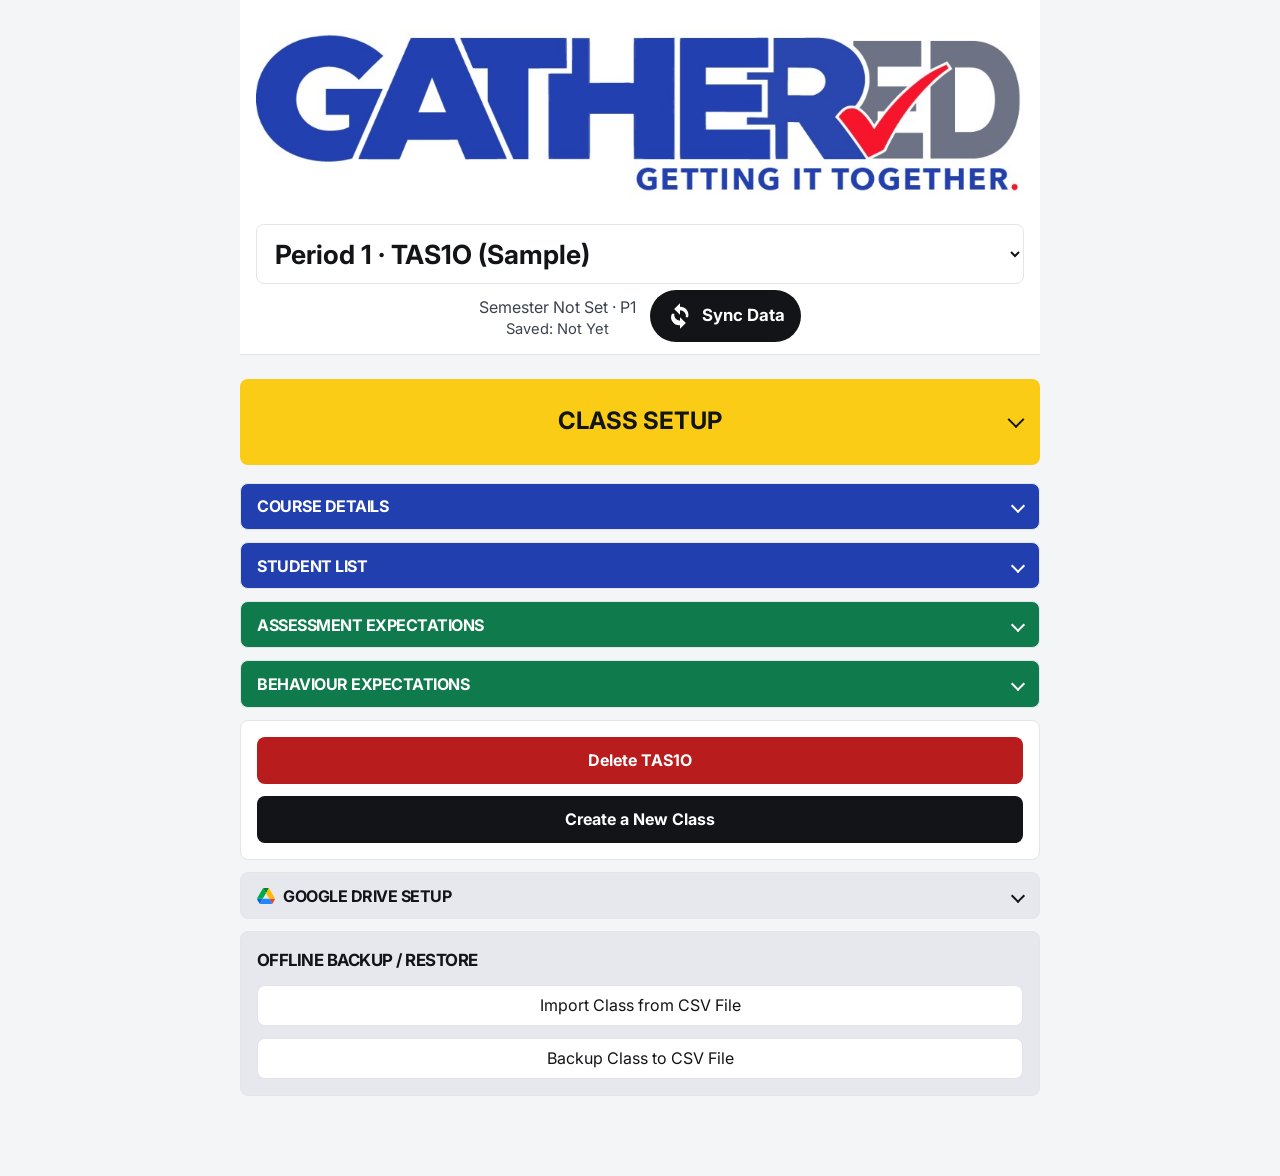
<file: index.html>
<!DOCTYPE html>
<html lang="en-CA">
  <head>
    <meta charset="utf-8" />
    <meta name="viewport" content="width=device-width, initial-scale=1" />
    <title>Class Record</title>
    <meta name="description" content="A quick record of classroom conversations and observations for the participation mark." />
    <link rel="icon" href="data:image/svg+xml,%3Csvg xmlns='http://www.w3.org/2000/svg' viewBox='0 0 32 32'%3E%3Crect width='32' height='32' rx='4' fill='%23121417'/%3E%3Cpath d='M8 9h16v2H8zm0 6h16v2H8zm0 6h10v2H8z' fill='%23ffffff'/%3E%3C/svg%3E" />
    <link rel="preconnect" href="https://fonts.googleapis.com" />
    <link rel="preconnect" href="https://fonts.gstatic.com" crossorigin />
    <link href="https://fonts.googleapis.com/css2?family=Inter:wght@400;500;600;700&display=swap" rel="stylesheet" />
    <link rel="stylesheet" href="css/styles.css?v=173" />
  </head>
  <body>
    <a class="skip" href="#main">Skip to content</a>
    <div id="app"></div>
    <div id="toast" role="status" aria-live="polite"></div>
    <dialog id="modal"></dialog>
    <div id="report-root" class="report-root"></div>
    <input id="import-file" type="file" accept="text/csv,.csv,application/json,.json" hidden />
    <script type="module" src="js/app.js?v=320"></script>
  </body>
</html>
</file>
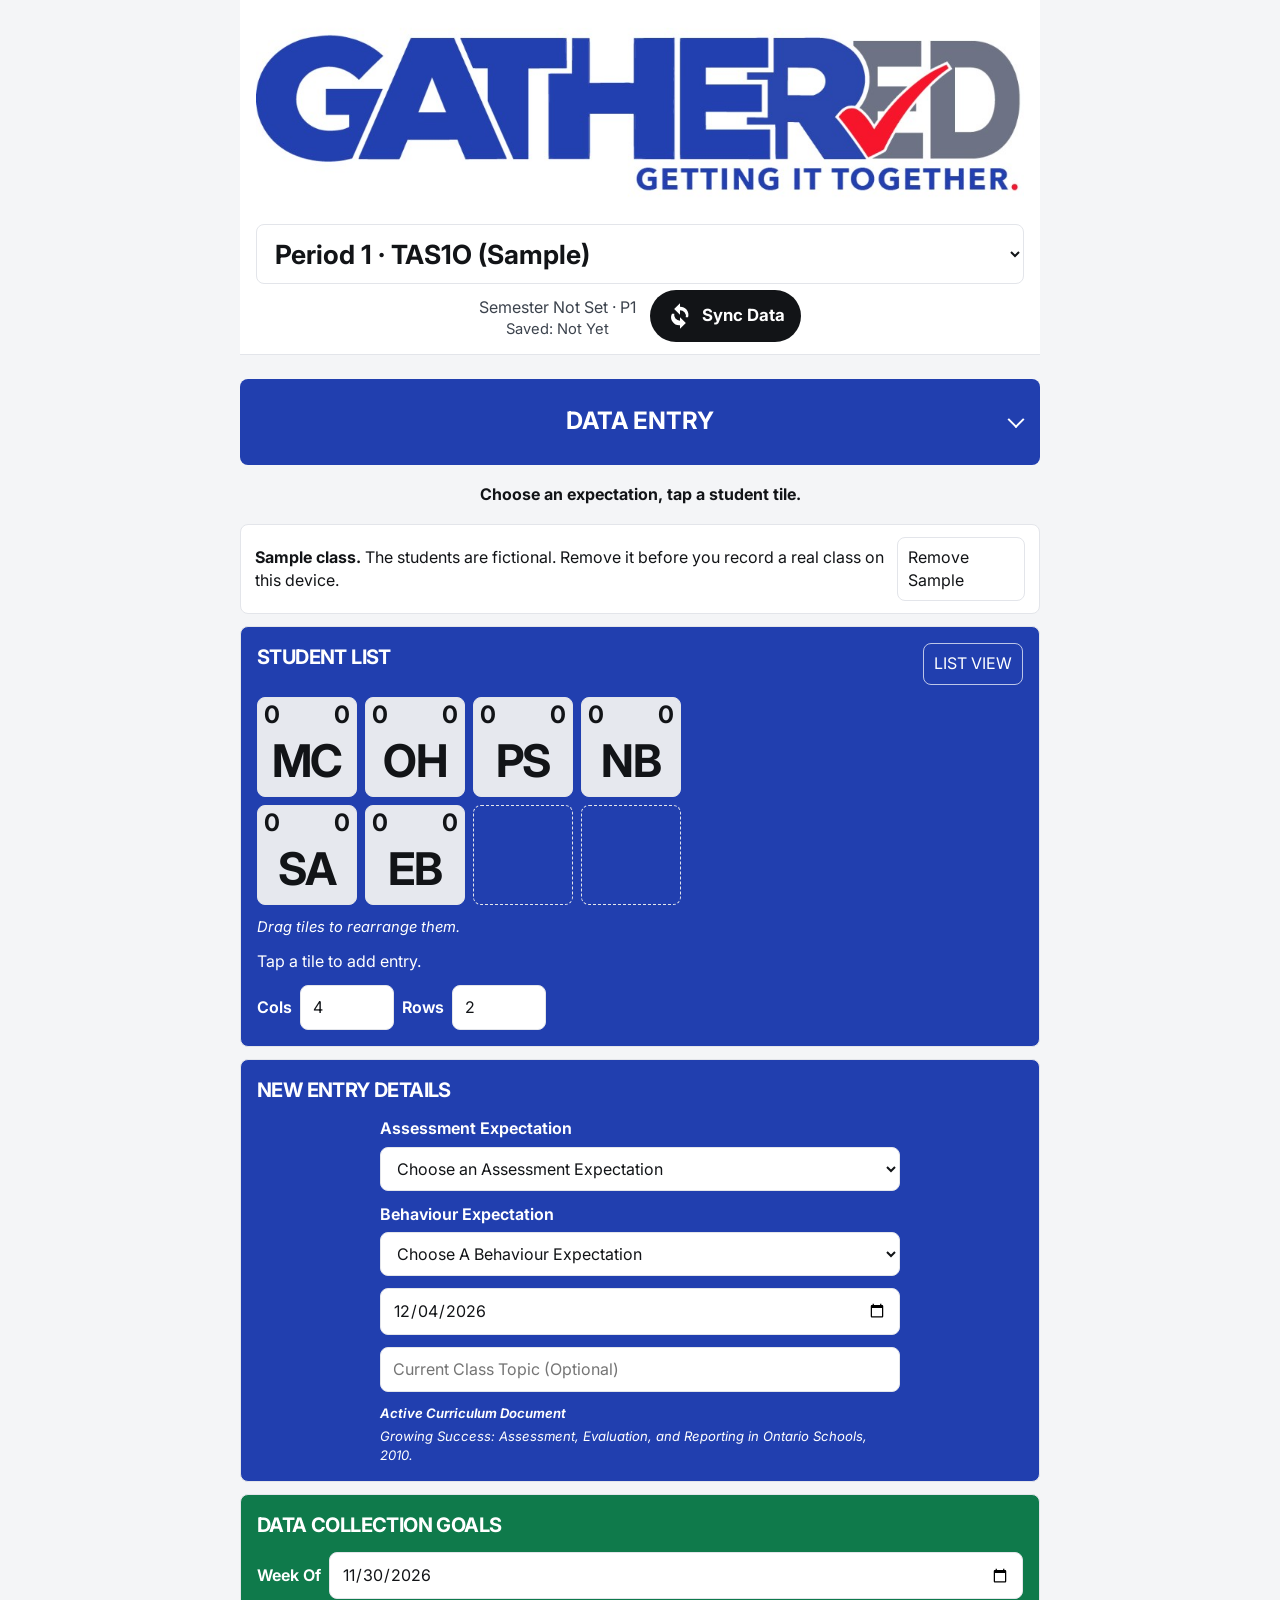
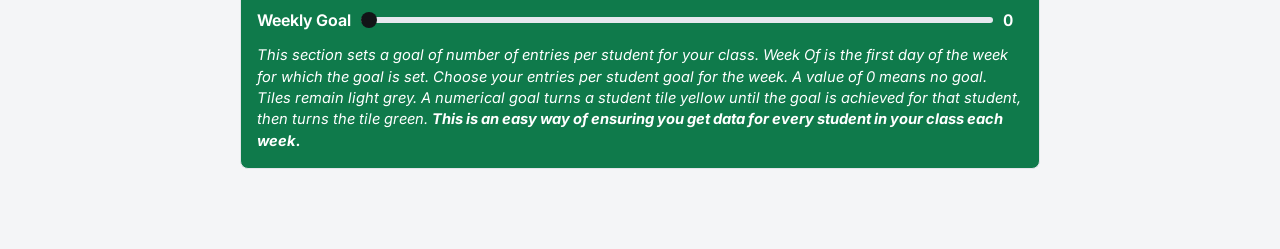
<file: google-picker.html>
<!DOCTYPE html>
<html lang="en-CA">
  <head>
    <meta charset="utf-8" />
    <title>Class Record</title>
  </head>
  <body>
    <p>Returning to Class Record.</p>
    <script>
      sessionStorage.setItem("class-record-google-picker", "cancel");
      const back = sessionStorage.getItem("class-record-google-return") || "/";
      sessionStorage.removeItem("class-record-google-return");
      location.replace(back);
    </script>
  </body>
</html>
</file>
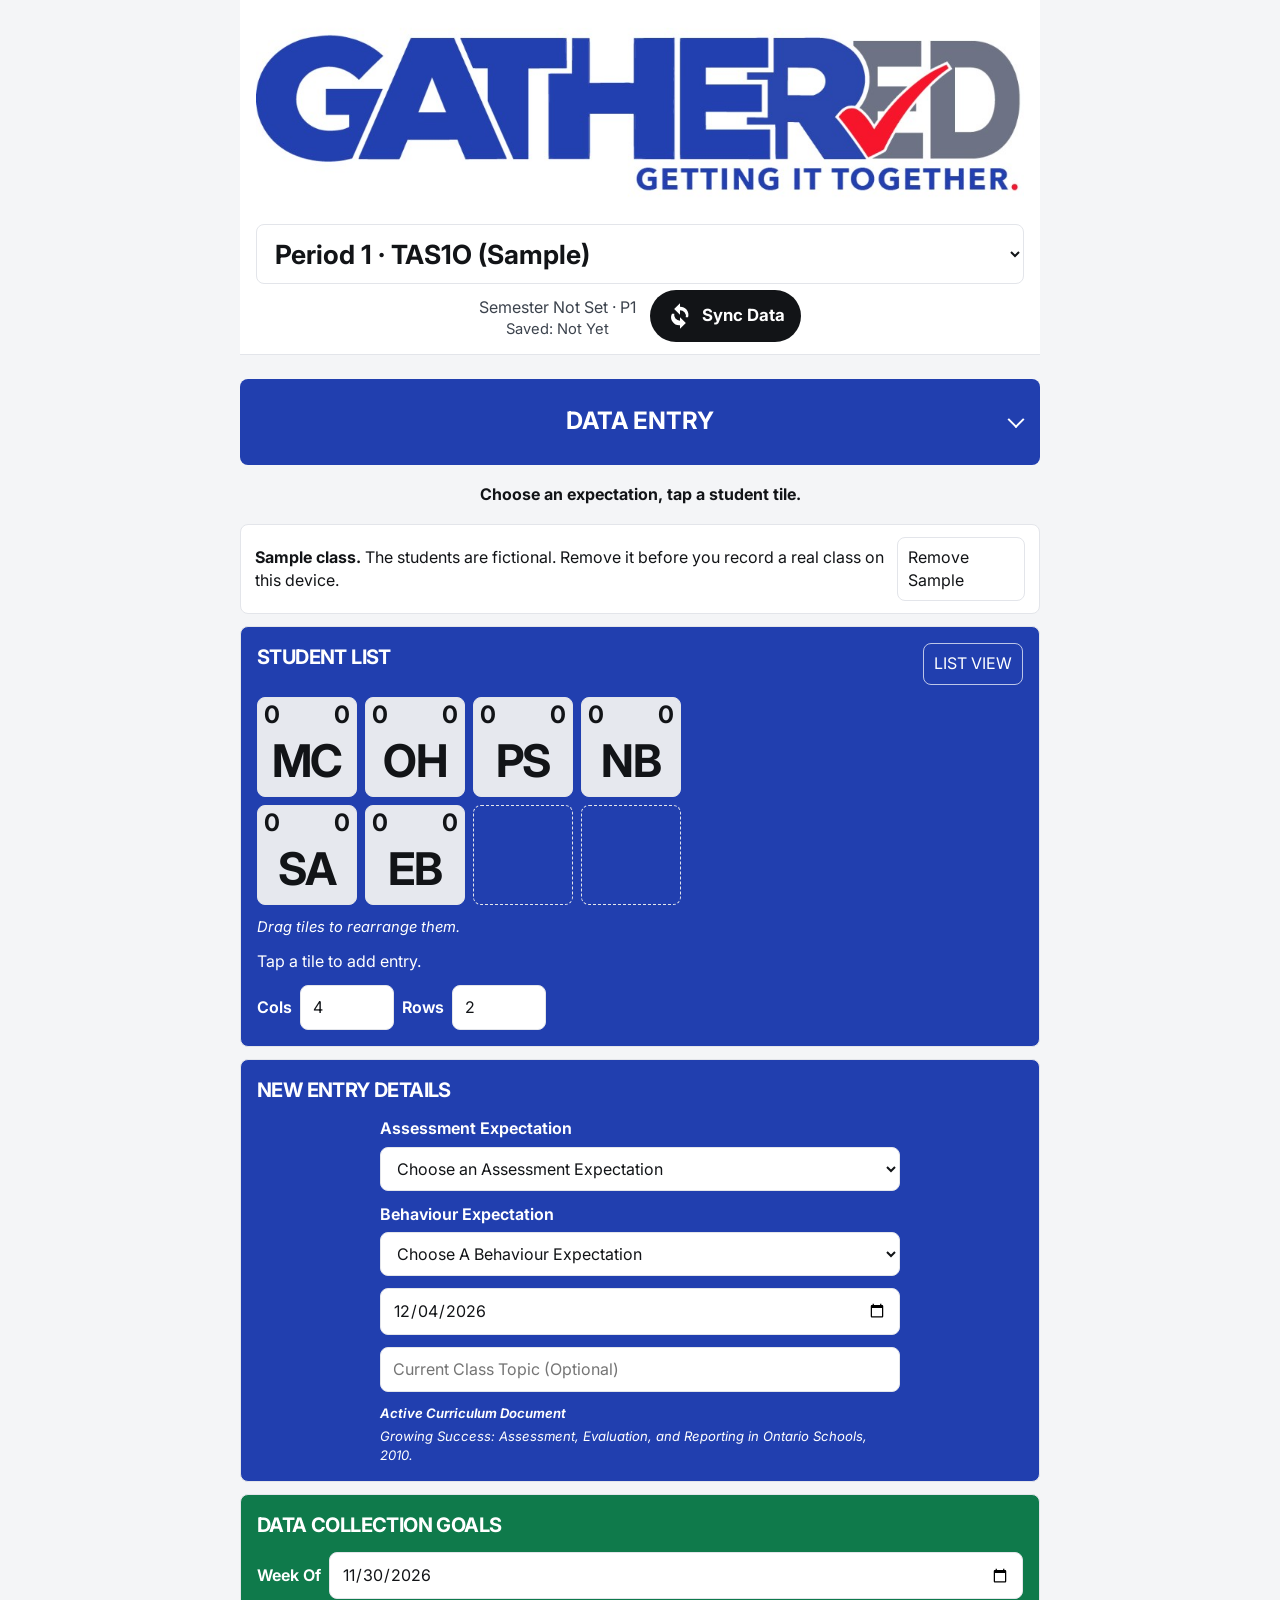
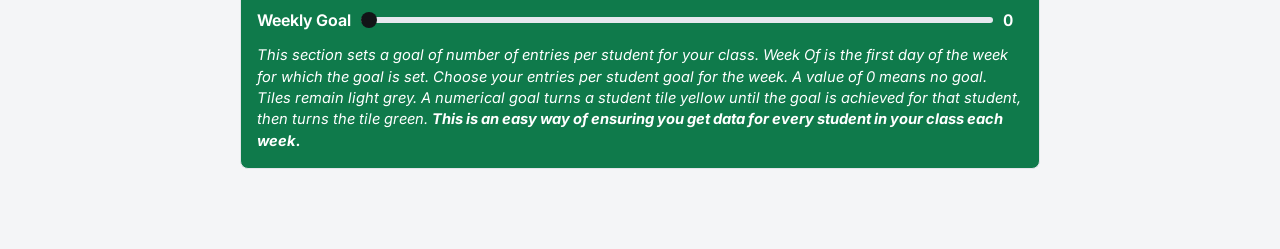
<file: google-return.html>
<!DOCTYPE html>
<html lang="en-CA">
  <head>
    <meta charset="utf-8" />
    <title>Class Record</title>
  </head>
  <body>
    <p>Returning to Class Record.</p>
    <script>
      const hash = new URLSearchParams(location.hash.slice(1));
      const query = new URLSearchParams(location.search);
      const token = hash.get("access_token");
      const error = hash.get("error") || query.get("error");
      if (token) {
        const saved = JSON.stringify({
          token,
          scope: hash.get("scope") || "",
          expires: Date.now() + (Number(hash.get("expires_in")) || 3600) * 1000,
        });
        localStorage.setItem("class-record-google-access", saved);
        sessionStorage.setItem("class-record-google-access", saved);
      }
      const idToken = hash.get("id_token");
      if (idToken) sessionStorage.setItem("class-record-google-id", idToken);
      if (error) sessionStorage.setItem("class-record-google-error", error);
      const back = sessionStorage.getItem("class-record-google-return") || "/";
      sessionStorage.removeItem("class-record-google-return");
      location.replace(back);
    </script>
  </body>
</html>
</file>
<file: css/styles.css>
:root {
  --ink: #121417;
  --ink-soft: #3c434d;
  --muted: #6b7280;
  --paper: #f4f5f7;
  --paper-2: #e6e8ee;
  --card: #ffffff;
  --line: #e3e5ea;
  --green: #121417;
  --green-2: #1d4ed8;
  --copper: #1d4ed8;
  --level-4: #0f7a4b;
  --level-3: #1d4ed8;
  --level-2: #b45309;
  --level-1: #c2410c;
  --level-0: #b91c1c;
  --sans: "Inter", "Segoe UI", system-ui, sans-serif;
  color-scheme: light;
}

* { box-sizing: border-box; }
html, body { margin: 0; }
#app { width: 100%; max-width: 800px; margin: 0 auto; }
body {
  min-height: 100vh;
  background: var(--paper);
  color: var(--ink);
  font-family: var(--sans);
  font-size: 16px;
  line-height: 1.45;
}
button, input, textarea, select { font: inherit; color: inherit; }
input, textarea, select, option { font-weight: 400; }
input::placeholder, textarea::placeholder { font-weight: 400; }
button { cursor: pointer; }
a { color: var(--green-2); }
:focus-visible { outline: 2px solid var(--green-2); outline-offset: 2px; }
.skip {
  position: absolute;
  left: 12px;
  top: -40px;
  background: var(--ink);
  color: white;
  padding: 8px 12px;
  z-index: 5;
}
.skip:focus { top: 12px; }

.shell { display: block; min-height: 100vh; }
.brand-banner { display: flex; justify-content: center; background: #fff; padding: 16px 16px 8px; }
.brand-banner img { display: block; width: min(1178px, 100%); height: auto; }
.appbar {
  display: flex;
  flex-wrap: wrap;
  align-items: stretch;
  gap: 10px;
  padding: 12px 16px;
  background: var(--card);
  border-bottom: 1px solid var(--line);
  position: sticky;
  top: 0;
  z-index: 5;
}
.class-panel { display: flex; flex-direction: column; gap: 6px; width: 100%; }
.course-lede { margin: 0; text-align: center; }
.appbar .brand { color: inherit; text-decoration: none; padding: 0 0 8px; }
.appbar .brand strong { font-size: 1.05rem; letter-spacing: -0.03em; }
.class-pick { width: 100%; margin: 0; }
.class-pick select { width: 100%; font-size: 1.65rem; font-weight: 700; padding: 12px 14px; }
.class-pick select.is-open,
.class-pick select option { font-size: 1.45rem; font-weight: 400; }
.appbar-actions { display: flex; flex-wrap: wrap; gap: 6px; }
.appbar-actions .ghost { text-decoration: none; display: inline-flex; align-items: center; }
.sidebar {
  background: var(--card);
  color: var(--ink);
  padding: 20px 16px;
  position: sticky;
  top: 0;
  height: 100vh;
  overflow: auto;
  display: flex;
  flex-direction: column;
  gap: 16px;
  border-right: 1px solid var(--line);
}
.brand { display: flex; flex-direction: column; gap: 4px; text-decoration: none; color: inherit; }
.brand strong { font-size: 1.2rem; font-weight: 700; letter-spacing: -0.03em; }
.brand span { color: var(--muted); font-size: 0.88rem; }
.side-label { margin: 0 0 8px; color: var(--muted); font-size: 0.72rem; font-weight: 700; letter-spacing: 0.06em; text-transform: uppercase; }
.course-list, .side-actions { display: flex; flex-direction: column; gap: 6px; }
.course-link {
  display: flex;
  flex-direction: column;
  gap: 2px;
  padding: 10px 12px;
  border-radius: 8px;
  text-decoration: none;
  color: inherit;
  background: transparent;
  border: 1px solid transparent;
}
.course-link:hover { background: var(--paper); }
.course-link[aria-current="page"] { background: var(--ink); color: white; }
.course-link small { color: var(--muted); }
.course-link[aria-current="page"] small { color: rgba(255, 255, 255, 0.72); }
.side-actions { margin-top: auto; }
.side-actions button, .ghost, .text-button {
  background: transparent;
  border: 1px solid var(--line);
  color: var(--ink);
  border-radius: 8px;
  padding: 8px 10px;
  text-align: left;
}
.side-actions button:hover, .ghost:hover, .text-button:hover { background: var(--paper); }
.csv-action,
.csv-action:hover { background: var(--card); color: var(--ink); }
.csv-action:hover { background: #d8dbe2; }
.setup-add, .full-button { display: block; width: 100%; box-sizing: border-box; text-align: center; text-decoration: none; }
.full-button.load-follow { margin-top: 12px; }
.drive-sync { display: flex; width: calc(100% - 32px); box-sizing: border-box; align-items: center; justify-content: center; gap: 8px; text-align: center; }
.drive-mark { display: inline-flex; align-items: center; justify-content: center; gap: 8px; }
#google-panel > .primary { display: flex; width: calc(100% - 32px); box-sizing: border-box; align-items: center; justify-content: center; gap: 8px; text-align: center; }
#drive-browser:empty { display: none; margin: 0; }
.google-setup-title { display: flex; align-items: center; gap: 8px; }
#google-panel,
#backup-panel { background: var(--paper-2); }
.drive-sync svg, .drive-mark svg, .google-setup-title svg { width: 18px; height: 16px; flex: none; }
.sync-time { margin: 0; text-align: center; }
.main { padding: 24px 0 80px; }
.topbar { display: flex; flex-direction: column; align-items: stretch; gap: 12px; margin-bottom: 18px; }
.course-heading, .topbar .lede { text-align: center; }
.topbar .lede { margin-left: auto; margin-right: auto; }
.eyebrow { margin: 0 0 4px; color: var(--muted); font-weight: 700; letter-spacing: 0.06em; text-transform: uppercase; font-size: 0.72rem; }
h1, h2, h3 { font-weight: 700; letter-spacing: -0.03em; margin: 0; }
h1 { font-size: clamp(1.7rem, 2.4vw, 2.1rem); line-height: 1.1; }
h2 { font-size: 1.05rem; }
.setup-fold { padding: 0; }
.card.setup-fold[data-fold] { padding: 0; }
.setup-fold summary {
  display: flex;
  align-items: center;
  justify-content: space-between;
  gap: 12px;
  cursor: pointer;
  font-weight: 700;
  font-size: 1.05rem;
  letter-spacing: -0.03em;
  padding: 16px;
  list-style: none;
}
.setup-fold[data-fold] summary {
  box-sizing: border-box;
  height: 45.2px;
  padding: 0 16px;
  font-size: 1rem;
  line-height: 1;
}
.setup-fold summary::-webkit-details-marker { display: none; }
.setup-fold summary::marker { content: ""; }
.setup-fold summary::after {
  content: "";
  width: 8px;
  height: 8px;
  border-right: 2px solid currentColor;
  border-bottom: 2px solid currentColor;
  transform: rotate(45deg);
  flex: none;
}
.setup-fold[open] summary::after { transform: rotate(-135deg); margin-top: 4px; }
.setup-fold.stack { gap: 0; }
.setup-fold.stack > :not(summary) { margin: 12px 16px 0; }
.setup-fold.stack > :last-child { margin-bottom: 16px; }
.setup-fold.form-fold > form { margin: 12px 16px 16px; }
.setup-fold[data-fold="course"],
.setup-fold[data-fold="students"] { background: #213faf; color: white; }
.setup-fold[data-fold="expectations"],
.setup-fold[data-fold="behaviour"] { background: #0f7a4b; color: white; }
.setup-fold[data-fold="course"] .sub,
.setup-fold[data-fold="students"] .sub,
.setup-fold[data-fold="expectations"] p,
.setup-fold[data-fold="behaviour"] p,
.setup-fold[data-fold="students"] p { color: white; }
.setup-fold[data-fold="course"] input,
.setup-fold[data-fold="course"] select,
.setup-fold[data-fold="course"] textarea,
.setup-fold[data-fold="students"] input,
.setup-fold[data-fold="students"] textarea,
.setup-fold[data-fold="expectations"] textarea,
.setup-fold[data-fold="behaviour"] textarea { color: var(--ink); }
.setup-fold textarea,
.setup-fold .full-button { width: calc(100% - 32px); }
.setup-fold button + textarea { margin-top: 12px; }
.entry-fold > :not(summary) + :not(summary) { margin-top: 12px; }
.course-code-mark { color: var(--level-0); }
.student-name { margin-top: 6px; font-size: clamp(2rem, 3.4vw, 2.75rem); line-height: 1.05; }
.student-head { display: flex; flex-wrap: wrap; align-items: center; justify-content: space-between; gap: 8px 12px; }
.student-head .student-name { flex: 1 0 100%; }
.student-actions { display: flex; gap: 8px; align-items: center; margin-left: auto; justify-content: flex-end; }
.student-actions .primary { text-decoration: none; }
.lede, .sub { color: var(--ink-soft); }
.lede { margin: 6px 0 0; max-width: 62ch; }
.appbar .course-lede,
.appbar .sync-time {
  display: block;
  width: 100%;
  max-width: none;
  margin-left: auto;
  margin-right: auto;
  text-align: center;
}
.status-row { display: flex; align-items: center; justify-content: center; gap: 14px; }
.appbar .status-lines .course-lede,
.appbar .status-lines .sync-time { width: auto; }
.sync-icon {
  display: inline-flex;
  flex-direction: row;
  align-items: center;
  justify-content: center;
  gap: 8px;
  flex: none;
  min-height: 52px;
  padding: 8px 16px;
  border: 0;
  border-radius: 999px;
  background: var(--ink);
  color: white;
  font-weight: 700;
  font-size: 1.05rem;
  line-height: 1.05;
}
.sync-icon svg { width: 28px; height: 28px; flex: none; }
.sync-label { display: flex; flex-direction: row; align-items: center; gap: 0.28em; }
.sync-icon:hover { background: #000; }
.sub { font-size: 0.92rem; }
.tabs { width: 100%; }
.page-drop { width: 100%; }
.page-drop summary {
  display: flex;
  align-items: center;
  justify-content: center;
  position: relative;
  width: 100%;
  min-height: calc(2 * (1.45rem + 20px));
  box-sizing: border-box;
  border-radius: 8px;
  padding: 10px 44px;
  font-size: 1.5em;
  font-weight: 700;
  text-align: center;
  list-style: none;
  cursor: pointer;
}
.page-drop summary::-webkit-details-marker { display: none; }
.page-drop summary::marker { content: ""; }
.page-drop summary::after {
  content: "";
  position: absolute;
  right: 18px;
  top: 50%;
  width: 10px;
  height: 10px;
  border-right: 2px solid currentColor;
  border-bottom: 2px solid currentColor;
  transform: translateY(-70%) rotate(45deg);
}
.page-drop[open] summary::after { transform: translateY(-30%) rotate(225deg); }
.page-drop[open] { padding-bottom: 80px; }
.page-drop:not([open]) > a { display: none; }
.page-hint { margin: 18px 0 0; text-align: center; color: var(--ink); font-weight: 700; }
.page-drop a {
  display: flex;
  align-items: center;
  justify-content: center;
  width: 100%;
  box-sizing: border-box;
  min-height: calc(2 * (1.15rem + 16px));
  margin-top: 8px;
  border-radius: 8px;
  padding: 10px 12px;
  font-size: 1.15em;
  font-weight: 700;
  text-align: center;
  text-decoration: none;
}
.page-entry { background: #213faf; color: white; }
.page-entry:hover { background: #1a3494; color: white; }
.page-evidence { background: #0f7a4b; color: white; }
.page-evidence:hover { background: #0c6840; color: white; }
.page-setup { background: #facc15; color: #121417; }
.page-setup:hover { background: #eab308; color: #121417; }
.page-tools { background: #6d28d9; color: white; }
.page-tools:hover { background: #5b21b6; color: white; }
.tool-fold { padding: 0; }
.tool-fold summary {
  display: flex;
  align-items: center;
  min-height: 52px;
  padding: 0 16px;
  font-weight: 700;
  letter-spacing: -0.03em;
  cursor: pointer;
  list-style: none;
}
.tool-fold summary::-webkit-details-marker { display: none; }
.tool-fold summary::marker { content: ""; }
.tool-body { display: flex; flex-direction: column; gap: 12px; padding: 0 16px 16px; }
.tool-stage {
  min-height: 168px;
  display: flex;
  flex-direction: column;
  align-items: center;
  justify-content: center;
  gap: 6px;
  border-radius: 16px;
  background: #121417;
  color: white;
  text-align: center;
  padding: 20px;
}
button.tool-stage { width: 100%; border: 0; }
.tool-kicker { margin: 0; color: rgba(255, 255, 255, 0.72); font-weight: 700; letter-spacing: 0.06em; text-transform: uppercase; font-size: 0.75rem; }
.tool-name { margin: 0; font-size: clamp(2rem, 6vw, 3.3rem); line-height: 1.05; font-weight: 700; }
.tool-stage.is-spinning .tool-name { animation: tool-flicker 0.12s linear infinite; }
.tool-stage.is-landed { background: #0f7a4b; }
.tool-stage.is-done { background: #b91c1c; animation: tool-pulse 0.8s ease-in-out infinite; }
@keyframes tool-flicker { 50% { transform: scale(1.05); opacity: 0.72; } }
@keyframes tool-pulse { 50% { transform: scale(1.02); } }
.picker-names { display: flex; flex-wrap: wrap; gap: 6px; }
.picker-names span { border: 1px solid var(--line); border-radius: 999px; padding: 4px 10px; background: var(--paper); }
.picker-names span.is-picked { background: var(--ink); color: white; border-color: var(--ink); }
.group-grid { display: grid; grid-template-columns: repeat(auto-fit, minmax(150px, 1fr)); gap: 10px; }
.group-card { border: 1px solid var(--line); border-radius: 8px; padding: 10px 12px; background: var(--paper); }
.group-card h3 { margin: 0 0 6px; font-size: 1rem; }
.group-card ul { margin: 0; padding-left: 1.1rem; }
.group-card.is-picked { outline: 3px solid var(--ink); background: #ecfdf3; }
.timer-presets { display: flex; flex-wrap: wrap; gap: 8px; }
.timer-presets button.is-selected { background: var(--ink); color: white; border-color: var(--ink); }
.stack { display: flex; flex-direction: column; gap: 12px; }
.expect-lead p { margin: 0; }
.card, .panel, .tile, .entry {
  background: var(--card);
  border: 1px solid var(--line);
  border-radius: 8px;
}
.card, .panel { padding: 16px; }
.banner {
  display: flex;
  justify-content: space-between;
  gap: 12px;
  align-items: center;
  background: var(--card);
  border: 1px solid var(--line);
  border-radius: 8px;
  padding: 12px 14px;
}
.banner p { margin: 0; }
.row, .split { display: flex; gap: 8px; align-items: center; flex-wrap: wrap; }
.entry-panel { display: flex; flex-direction: column; gap: 12px; background: #213faf; color: white; }
.seat-plan h2,
.entry-panel h2,
.week-plan h2 { font-size: 1.25rem; }
.entry-panel h2,
.entry-panel label,
.entry-panel .doc-title,
.entry-panel .sub { color: white; }
.entry-panel input,
.entry-panel select,
.entry-panel textarea { color: var(--ink); }
.class-focus {
  display: flex;
  flex-direction: column;
  align-items: stretch;
  gap: 12px;
  width: min(520px, 100%);
  margin: 0 auto;
}
.doc-note { display: flex; flex-direction: column; gap: 4px; }
.doc-title, .doc-note .sub { margin: 0; font-style: italic; font-size: 0.82rem; }
.doc-title { font-weight: 650; }
.seat-plan { display: flex; flex-direction: column; gap: 12px; background: #213faf; color: white; }
.seat-plan h2,
.seat-plan label,
.seat-plan .sub,
.seat-plan p { color: white; }
.tap-note { margin: 0; }
.seat-plan .ghost { color: white; border-color: rgba(255, 255, 255, 0.7); }
.seat-plan input,
.seat-plan select { color: var(--ink); }
.seat-plan .tile { color: var(--ink); }
.seat-plan .tile.is-met,
.seat-plan .tile.is-met a { color: white; }
.panel-head { display: flex; align-items: flex-start; justify-content: space-between; gap: 12px; }
.panel-head .ghost { flex: none; }
.seats-row { justify-content: flex-start; }
.seats-row .field { flex-direction: row; align-items: center; gap: 8px; white-space: nowrap; }
.seats-row input { width: 4.5rem; }
.seats-row input[type="date"] { width: 11rem; }
.seats-row select { width: 5.5rem; }
.week-plan { display: flex; flex-direction: column; gap: 12px; background: #0f7a4b; color: white; }
.week-plan h2,
.week-plan label,
.week-plan output { color: white; }
.week-plan input,
.week-plan select { color: var(--ink); }
.week-note { margin: 0; font-style: italic; font-size: 0.92rem; color: white; }
.week-note strong { font-weight: 700; color: white; }
.week-row { justify-content: flex-start; width: 100%; }
.week-row .field { flex-direction: row; align-items: center; gap: 8px; white-space: nowrap; }
.week-row .field:first-child { flex: 1 1 100%; }
.week-row .field.week-goal { flex: 1 1 100%; width: 100%; flex-direction: row; align-items: center; gap: 8px; white-space: nowrap; }
.week-goal input[type="range"] { width: auto; flex: 1 1 auto; min-width: 0; height: 22px; }
.week-goal input[type="range"]::-webkit-slider-thumb { height: 16px; width: 16px; margin-top: -5px; }
.week-goal input[type="range"]::-moz-range-thumb { height: 16px; width: 16px; }
.week-goal output { min-width: 1.25rem; font-variant-numeric: tabular-nums; }
.week-row input[type="date"] { flex: 1 1 auto; width: auto; min-width: 10rem; }
.split { justify-content: space-between; align-items: flex-end; }
label.field { display: flex; flex-direction: column; gap: 6px; font-weight: 650; }
input[type="text"], input[type="number"], input[type="date"], input[type="search"], textarea, select {
  width: 100%;
  border: 1px solid var(--line);
  background: var(--card);
  border-radius: 8px;
  padding: 10px 12px;
}
textarea { min-height: 88px; resize: vertical; }
.primary, .danger, .save-bar {
  border: 0;
  border-radius: 8px;
  padding: 12px 16px;
  font-weight: 700;
}
.primary, .save-bar { background: var(--ink); color: white; }
.primary:hover, .save-bar:hover { background: #000; }
.danger { background: var(--level-0); color: white; }
button:disabled { opacity: 0.4; cursor: not-allowed; }

.listen { display: flex; flex-wrap: wrap; gap: 8px; }
.chip-btn, .expect-btn, .kind-btn, .level-btn {
  border: 1px solid var(--line);
  background: var(--card);
  border-radius: 8px;
  font-weight: 650;
}
.chip-btn { padding: 10px 14px; min-height: 44px; }
.chip-btn:hover, .expect-btn:hover, .kind-btn:hover, .level-btn:hover { background: var(--paper); }
.chip-btn[aria-pressed="true"], .expect-btn[aria-pressed="true"] {
  background: var(--ink);
  color: white;
  border-color: var(--ink);
}
.chip-btn[aria-pressed="true"]:hover, .expect-btn[aria-pressed="true"]:hover { background: #000; }
.floor-slot { container-type: inline-size; width: 100%; }
.floor-fit {
  --tile: 100px;
  --gap: 8px;
  --natural-w: calc(var(--cols) * var(--tile) + (var(--cols) - 1) * var(--gap));
  --natural-h: calc(var(--rows) * var(--tile) + (var(--rows) - 1) * var(--gap));
  --fit: min(1, 100cqw / var(--natural-w));
  width: calc(var(--natural-w) * var(--fit));
  height: calc(var(--natural-h) * var(--fit));
}
.floor {
  display: grid;
  position: relative;
  grid-template-columns: repeat(var(--cols, 4), var(--tile, 100px));
  gap: var(--gap, 8px);
  width: max-content;
  transform: scale(var(--fit, 1));
  transform-origin: top left;
}
.tile {
  position: relative;
  display: flex;
  width: 100px;
  height: 100px;
  padding: 36px 8px 8px;
  overflow: hidden;
  color: inherit;
  touch-action: none;
  background: var(--paper-2);
}
.tile[data-student] { cursor: grab; }
.tile a {
  display: flex;
  flex: 1 1 auto;
  align-items: center;
  justify-content: center;
  min-width: 0;
  min-height: 0;
  color: inherit;
  text-decoration: none;
  overflow: hidden;
}
.tile:hover, .tile:focus-within { overflow: visible; z-index: 3; }
.tile:hover { border-color: #c5c9d1; background: #d8dbe2; }
.tile-tip {
  position: absolute;
  left: 50%;
  bottom: calc(100% + 8px);
  transform: translateX(-50%);
  z-index: 4;
  max-width: 220px;
  padding: 6px 10px;
  border-radius: 6px;
  background: #121417;
  color: white;
  font-size: 0.85rem;
  font-weight: 700;
  line-height: 1.2;
  text-align: center;
  white-space: nowrap;
  opacity: 0;
  pointer-events: none;
}
.tile:hover .tile-tip, .tile:focus-within .tile-tip { opacity: 1; }
.tile.is-dragging .tile-tip { opacity: 0; }
.tile.is-short { background: #facc15; }
.tile.is-short:hover { background: #eab308; }
.tile.is-met { background: var(--level-4); color: white; }
.tile.is-met a { color: white; }
.tile.is-met:hover { background: #0c6840; }
.tile.is-dragging {
  position: absolute;
  z-index: 6;
  opacity: 1;
  cursor: grabbing;
  pointer-events: none;
  overflow: hidden;
  box-shadow: 0 12px 28px rgba(0, 0, 0, 0.35);
}
.tile.is-placeholder {
  background: rgba(255, 255, 255, 0.22);
  border-style: dashed;
  border-color: rgba(255, 255, 255, 0.9);
  box-shadow: none;
}
.tile.is-empty {
  border-style: dashed;
  background: transparent;
  cursor: default;
}
.tile.is-empty:hover { background: transparent; }
.tile strong { font-weight: 700; line-height: 1; letter-spacing: -0.03em; }
.tile-count {
  position: absolute;
  top: 5px;
  z-index: 1;
  font-size: 1.5rem;
  font-weight: 700;
  line-height: 1;
  pointer-events: none;
}
.tile-count.week { left: 6px; }
.tile-count.total { right: 6px; }
.seat-note { margin: 0; font-style: italic; }
.dots { display: flex; flex-wrap: wrap; gap: 4px; }
.mini {
  border-radius: 6px;
  color: white;
  font-size: 0.75rem;
  font-weight: 700;
  padding: 2px 7px;
}
.lv-4 { background: var(--level-4); }
.lv-3 { background: var(--level-3); }
.lv-2 { background: var(--level-2); }
.lv-1 { background: var(--level-1); }
.lv-0 { background: var(--level-0); }

.capture { width: 100%; margin: 0; display: flex; flex-direction: column; gap: 16px; padding-bottom: 12px; }
.capture-expectations { display: flex; flex-direction: column; gap: 12px; }
.capture h1 { font-size: 1.8rem; }
.dock {
  display: flex;
  flex-direction: column;
  gap: 8px;
  margin-top: 4px;
  padding: 12px 0 8px;
  border-top: 1px solid var(--line);
}
.dock .readout { margin: 0; font-size: 1.05rem; font-weight: 700; }
.dock:not(.is-set) input[type="range"] { opacity: 0.45; }
.back { font-weight: 650; text-decoration: none; color: var(--ink-soft); }
.kind-row, .level-row { display: grid; gap: 8px; }
.kind-row { grid-template-columns: 1fr 1fr; }
.kind-btn { min-height: 88px; font-size: 1.25rem; }
.kind-btn[aria-pressed="false"],
.kind-btn[aria-pressed="false"]:hover {
  background: #fff;
  color: var(--ink);
  border-color: var(--line);
}
.kind-btn.observation[aria-pressed="true"],
.kind-btn.observation[aria-pressed="true"]:hover {
  background: var(--copper);
  border-color: var(--copper);
  color: white;
}
.kind-btn[data-kind="conversation"][aria-pressed="true"],
.kind-btn[data-kind="conversation"][aria-pressed="true"]:hover {
  background: var(--level-4);
  border-color: var(--level-4);
  color: white;
}
.expect-grid { display: grid; grid-template-columns: repeat(auto-fit, minmax(150px, 1fr)); gap: 8px; }
.expect-btn { min-height: 68px; padding: 10px 12px; text-align: left; font-size: 1rem; }
.level-row { grid-template-columns: repeat(4, 1fr); }
.level-btn { min-height: 88px; display: flex; flex-direction: column; align-items: center; justify-content: center; gap: 2px; background: var(--card); }
.level-btn b { font-size: 1.7rem; font-weight: 700; line-height: 1; letter-spacing: -0.03em; }
.level-btn small { font-weight: 600; color: var(--muted); }
.level-btn[aria-pressed="true"] { color: white; border-color: transparent; }
.level-btn[aria-pressed="true"] small { color: rgba(255, 255, 255, 0.86); }
.primary:disabled:hover, .save-bar:disabled:hover { background: var(--ink); }
.save,
.save:hover,
.save:disabled:hover { background: var(--level-0); color: white; border: 0; }
.level-btn[data-level="4"][aria-pressed="true"] { background: var(--level-4); }
.level-btn[data-level="3"][aria-pressed="true"] { background: var(--level-3); }
.level-btn[data-level="2"][aria-pressed="true"] { background: #facc15; color: #121417; }
.level-btn[data-level="2"][aria-pressed="true"] small { color: rgba(18, 20, 23, 0.78); }
.level-btn[data-level="1"][aria-pressed="true"] { background: var(--level-1); }
.below-btn { min-height: 52px; }
.below-btn[aria-pressed="true"],
.below-btn[aria-pressed="true"]:hover { background: var(--level-0); color: white; border-color: transparent; }
.readout { font-size: 1.15rem; font-weight: 700; margin: 8px 0; letter-spacing: -0.02em; }
.level-scale { display: flex; justify-content: space-between; gap: 8px; color: var(--muted); font-size: 0.82rem; }
.checkpoint-panel { display: flex; flex-direction: column; gap: 12px; }
.checkpoint-panel .sub { margin: 0; }
.checkpoint-save { align-items: flex-end; }
.checkpoint-save .field { flex: 1 1 220px; }
.checkpoint-list { list-style: none; margin: 0; padding: 0; display: flex; flex-direction: column; gap: 12px; }
.checkpoint-list li { display: flex; flex-direction: column; align-items: flex-start; gap: 4px; border-top: 1px solid var(--line); padding-top: 12px; }
.checkpoint-list .sub { margin: 0; }
input[type="range"] {
  -webkit-appearance: none;
  appearance: none;
  width: 100%;
  height: 36px;
  background: transparent;
  padding: 0;
  border: 0;
}
input[type="range"]::-webkit-slider-runnable-track { height: 6px; background: var(--paper-2); border-radius: 999px; }
input[type="range"]::-webkit-slider-thumb {
  -webkit-appearance: none;
  height: 28px;
  width: 28px;
  margin-top: -11px;
  border-radius: 50%;
  background: var(--ink);
  border: 0;
}
input[type="range"]::-moz-range-track { height: 6px; background: var(--paper-2); border-radius: 999px; }
input[type="range"]::-moz-range-thumb { height: 28px; width: 28px; border-radius: 50%; background: var(--ink); border: 0; }
.save-bar { position: sticky; bottom: 8px; width: 100%; min-height: 56px; font-size: 1.05rem; }
.chosen { margin: 8px 0 0; padding: 10px 12px; background: var(--paper); border-radius: 8px; }
.evidence-actions { display: grid; grid-template-columns: 1fr 1fr; gap: 8px; margin-top: 10px; }
.evidence-actions button { min-height: 48px; text-align: center; font-weight: 650; }
.evidence-actions .voice-note { grid-column: 1 / -1; }
.evidence-actions button.voice-live,
.evidence-actions button.voice-live:hover { background: var(--level-0); color: white; }
.entry-audio { display: block; width: 100%; margin-top: 10px; }
.photo-input { position: absolute; width: 1px; height: 1px; padding: 0; margin: -1px; overflow: hidden; clip: rect(0, 0, 0, 0); border: 0; }
.entry-photo { display: block; width: 100%; max-height: 240px; object-fit: contain; background: var(--paper); border: 1px solid var(--line); border-radius: 8px; margin-top: 10px; }
.entry { padding: 12px 14px; display: flex; flex-direction: column; gap: 6px; }
.entry header { display: flex; justify-content: space-between; gap: 8px; align-items: center; }
.note { margin: 0; white-space: pre-wrap; }
.summary-list { display: flex; flex-direction: column; gap: 8px; }
.summary-card { padding: 0; overflow: hidden; }
.summary-card:hover { border-color: #c5c9d1; }
.summary-row {
  display: flex;
  flex-wrap: nowrap;
  align-items: center;
  justify-content: space-between;
  gap: 12px;
  padding: 14px 16px;
  text-decoration: none;
  color: inherit;
}
.summary-evidence { display: flex; flex-direction: column; gap: 12px; padding: 12px 16px 14px; border-top: 1px solid var(--line); }
.summary-evidence h3 { font-size: 0.95rem; }
.summary-item { display: flex; flex-direction: column; gap: 6px; }
.summary-item .sub { margin: 0; }
.summary-thumb { align-self: flex-start; width: 120px; height: 90px; padding: 0; overflow: hidden; border: 1px solid var(--line); border-radius: 8px; background: var(--paper); }
.summary-actions { display: flex; justify-content: flex-end; padding: 0 16px 12px; }
.report-root { display: none; }
.report-page { color: var(--ink); }
.report-brand { margin: 0 0 8px; font-weight: 700; letter-spacing: 0.08em; }
.report-page h1 { font-size: 1.7rem; }
.report-meta, .report-notes { margin: 4px 0 12px; }
.report-page h2 { margin: 14px 0 8px; }
.report-list { margin: 0; padding-left: 1.1rem; }
.report-table { width: 100%; border-collapse: collapse; font-size: 0.86rem; }
.report-table th, .report-table td { border-bottom: 1px solid var(--line); text-align: left; vertical-align: top; padding: 6px 8px 6px 0; }
.report-table th { font-size: 0.72rem; letter-spacing: 0.04em; }
.report-chart { margin: 0 0 8px; }
.report-chart p { margin: 4px 0; }
.report-graph { width: 100%; height: auto; display: block; }
.report-legend { display: flex; flex-wrap: wrap; gap: 8px 16px; align-items: center; margin: 6px 0; font-size: 0.86rem; }
.report-legend i { display: inline-block; width: 10px; height: 10px; border-radius: 50%; margin-right: 6px; }
.report-legend .is-observation { background: #1d4ed8; }
.report-legend .is-conversation { background: #0f7a4b; }
.summary-trend, .trend { margin-left: auto; flex: 0 0 auto; }
.trend { width: 128px; height: 40px; display: block; color: var(--ink); }
.trend path { fill: none; stroke: currentColor; stroke-width: 1.75; stroke-linecap: round; stroke-linejoin: round; }
.trend circle { fill: currentColor; }
.trend.is-empty { color: #c5c9d1; }
.trend.is-empty line { stroke: currentColor; stroke-width: 1.5; }
.scatter { margin: 8px 0 0; }
.scatter-frame { position: relative; height: 260px; margin-left: 1.75rem; }
.scatter-ylabel {
  position: absolute;
  right: calc(100% + 8px);
  width: 1.25rem;
  text-align: right;
  font-weight: 700;
  color: var(--muted);
  font-size: 0.9rem;
  top: calc(14px + (100% - 28px) * var(--y));
  transform: translateY(-50%);
}
.scatter-area { position: relative; height: 100%; border-left: 1px solid var(--line); }
.scatter-grid {
  position: absolute;
  left: 0;
  right: 8px;
  top: calc(14px + (100% - 28px) * var(--y));
  border-top: 1px solid var(--line);
}
.scatter-point {
  position: absolute;
  width: 14px;
  height: 14px;
  border-radius: 50%;
  border: 2px solid var(--card);
  left: calc(14px + (100% - 28px) * var(--x));
  top: calc(14px + (100% - 28px) * var(--y));
  transform: translate(-50%, -50%);
}
.scatter-dates { position: relative; height: 1.4rem; margin: 8px 0 0 1.75rem; }
.scatter-dates span {
  position: absolute;
  left: calc(14px + (100% - 28px) * var(--x));
  transform: translateX(var(--shift));
  color: var(--muted);
  font-size: 0.82rem;
  white-space: nowrap;
}
.summary-row strong { flex: 1 1 auto; min-width: 0; }
.summary-side { display: flex; flex-direction: column; align-items: flex-end; gap: 6px; min-width: 0; }
.summary-row .summary-side { flex: 0 0 auto; min-width: max-content; }
.summary-side .sub { margin: 0; text-align: right; }
.tally { display: flex; gap: 6px; flex-wrap: wrap; }
.summary-row .tally { flex-wrap: nowrap; }
.tally span { min-width: 42px; text-align: center; border-radius: 6px; color: white; font-weight: 700; padding: 6px 4px; white-space: nowrap; }
.student-tally span { padding: 6px 14px; }
.tally .lv-2 { background: #facc15; color: #121417; }
.tally .behaviour-count { background: #5b21b6; }
.tally span.signal {
  display: inline-flex;
  flex-direction: column;
  justify-content: center;
  gap: 3px;
  min-width: 0;
  width: auto;
  padding: 4px;
  border-radius: 8px;
  background: #1c1f26;
  align-self: center;
}
.signal .lamp {
  display: block;
  width: 12px;
  height: 12px;
  border-radius: 50%;
  background: #3a3f4a;
}
.signal .lamp-red.is-on { background: #e11d48; }
.signal .lamp-yellow.is-on { background: #facc15; }
.signal .lamp-green.is-on { background: #22c55e; }
#entry-percent { width: 100%; }
.form-grid { display: grid; grid-template-columns: 1fr 1fr; gap: 12px; }
.form-actions { display: flex; gap: 8px; }
.form-actions > * { flex: 1 1 0; box-sizing: border-box; text-align: center; text-decoration: none; }
.form-actions .ghost { padding: 12px 16px; font-weight: 700; }
.span-2 { grid-column: span 2; }
#student-list, #expectation-list { min-height: 12rem; line-height: 1.7; }
#expectation-list { max-height: 500px; overflow-y: auto; }
#student-list { max-height: 300px; overflow-y: auto; }
.check { font-weight: 600; flex-direction: row; align-items: center; }
#toast {
  position: fixed;
  bottom: 16px;
  left: 50%;
  transform: translateX(-50%);
  background: var(--ink);
  color: white;
  padding: 10px 14px;
  border-radius: 8px;
  max-width: min(440px, calc(100vw - 24px));
  opacity: 0;
  pointer-events: none;
  z-index: 6;
}
#toast[data-show="true"] { opacity: 1; }
#modal { border: 1px solid var(--line); border-radius: 8px; padding: 0; width: min(440px, calc(100vw - 24px)); background: var(--card); color: var(--ink); }
#modal.drive-folder { width: min(520px, calc(100vw - 24px)); }
.drive-path { display: flex; flex-wrap: wrap; gap: 6px; align-items: center; margin: 0; font-weight: 650; }
.drive-path button { border: 0; background: transparent; padding: 0; color: var(--ink); font: inherit; font-weight: 650; text-decoration: underline; cursor: pointer; }
.drive-browser { display: flex; flex-direction: column; gap: 12px; }
.folder-list { display: flex; flex-direction: column; gap: 6px; max-height: 280px; overflow: auto; }
.folder-list button { width: 100%; }
.folder-status { margin: 0; }
.drive-create { display: flex; gap: 8px; }
.drive-create input { flex: 1; min-width: 0; }
#modal.photo-view { width: min(720px, calc(100vw - 24px)); }
#modal.photo-view .entry-photo { max-height: min(70vh, 640px); margin-top: 0; }
#modal form { padding: 18px; display: flex; flex-direction: column; gap: 12px; }
#modal menu { display: flex; justify-content: flex-end; gap: 8px; margin: 0; padding: 0; }
#modal menu.stack-menu { flex-direction: column; align-items: stretch; }
#modal menu.stack-menu button { width: 100%; }
.curriculum-progress { width: 100%; height: 12px; border: 0; border-radius: 99px; overflow: hidden; background: #e3e5ea; }
.curriculum-progress::-webkit-progress-bar { background: #e3e5ea; border-radius: 99px; }
.curriculum-progress::-webkit-progress-value { background: #121417; border-radius: 99px; }
.curriculum-progress::-moz-progress-bar { background: #121417; border-radius: 99px; }
#modal::backdrop { background: rgba(18, 20, 23, 0.4); }
.picker, .picker * { box-sizing: content-box !important; }
.picker-dialog-bg { z-index: 100000 !important; pointer-events: none !important; }
.picker-dialog { z-index: 100001 !important; width: auto !important; max-width: none !important; pointer-events: auto !important; }
.picker-dialog-frame { box-sizing: content-box !important; min-width: 0 !important; pointer-events: auto !important; }

@media (max-width: 860px) {
  .shell { grid-template-columns: 1fr; }
  .sidebar { position: relative; height: auto; border-right: 0; border-bottom: 1px solid var(--line); }
  .course-list { flex-direction: row; overflow: auto; }
  .course-link { min-width: 190px; }
  .side-actions { flex-direction: row; flex-wrap: wrap; margin-top: 0; }
  .main { padding: 16px 14px 40px; }
  .topbar, .banner, .form-grid { display: flex; flex-direction: column; align-items: stretch; }
  .course-heading { text-align: center; }
  .topbar .tabs { justify-content: center; }
  .summary-row { padding: 12px; gap: 8px; }
  .trend { width: 64px; height: 32px; }
  .tally span { min-width: 32px; padding: 4px 2px; }
  .student-tally span { min-width: 42px; padding: 6px 12px; }
  .span-2 { grid-column: auto; }
  .kind-btn { min-height: 76px; font-size: 1.1rem; }
  .level-btn { min-height: 72px; }
  .level-btn b { font-size: 1.45rem; }
}
@media (prefers-reduced-motion: reduce) {
  * { transition: none !important; }
  .tool-stage.is-spinning .tool-name, .tool-stage.is-done { animation: none; }
}
@media print {
  .appbar-actions, .tabs, .noprint, #toast, .skip, .save-bar { display: none !important; }
  .shell { display: block; }
  .card, .panel, .entry, .tile { box-shadow: none; }
  body.is-report-print #app,
  body.is-report-print .skip,
  body.is-report-print #toast,
  body.is-report-print #modal { display: none !important; }
  body.is-report-print .report-root { display: block; }
  body.is-report-print .report-page { break-after: page; page-break-after: always; }
  body.is-report-print .report-page:last-child { break-after: auto; page-break-after: auto; }
  body.is-report-print .tally span,
  body.is-report-print .signal .lamp,
  body.is-report-print .report-graph,
  body.is-report-print .report-legend i { print-color-adjust: exact; -webkit-print-color-adjust: exact; }
}
@page { margin: 14mm; }
</file>
